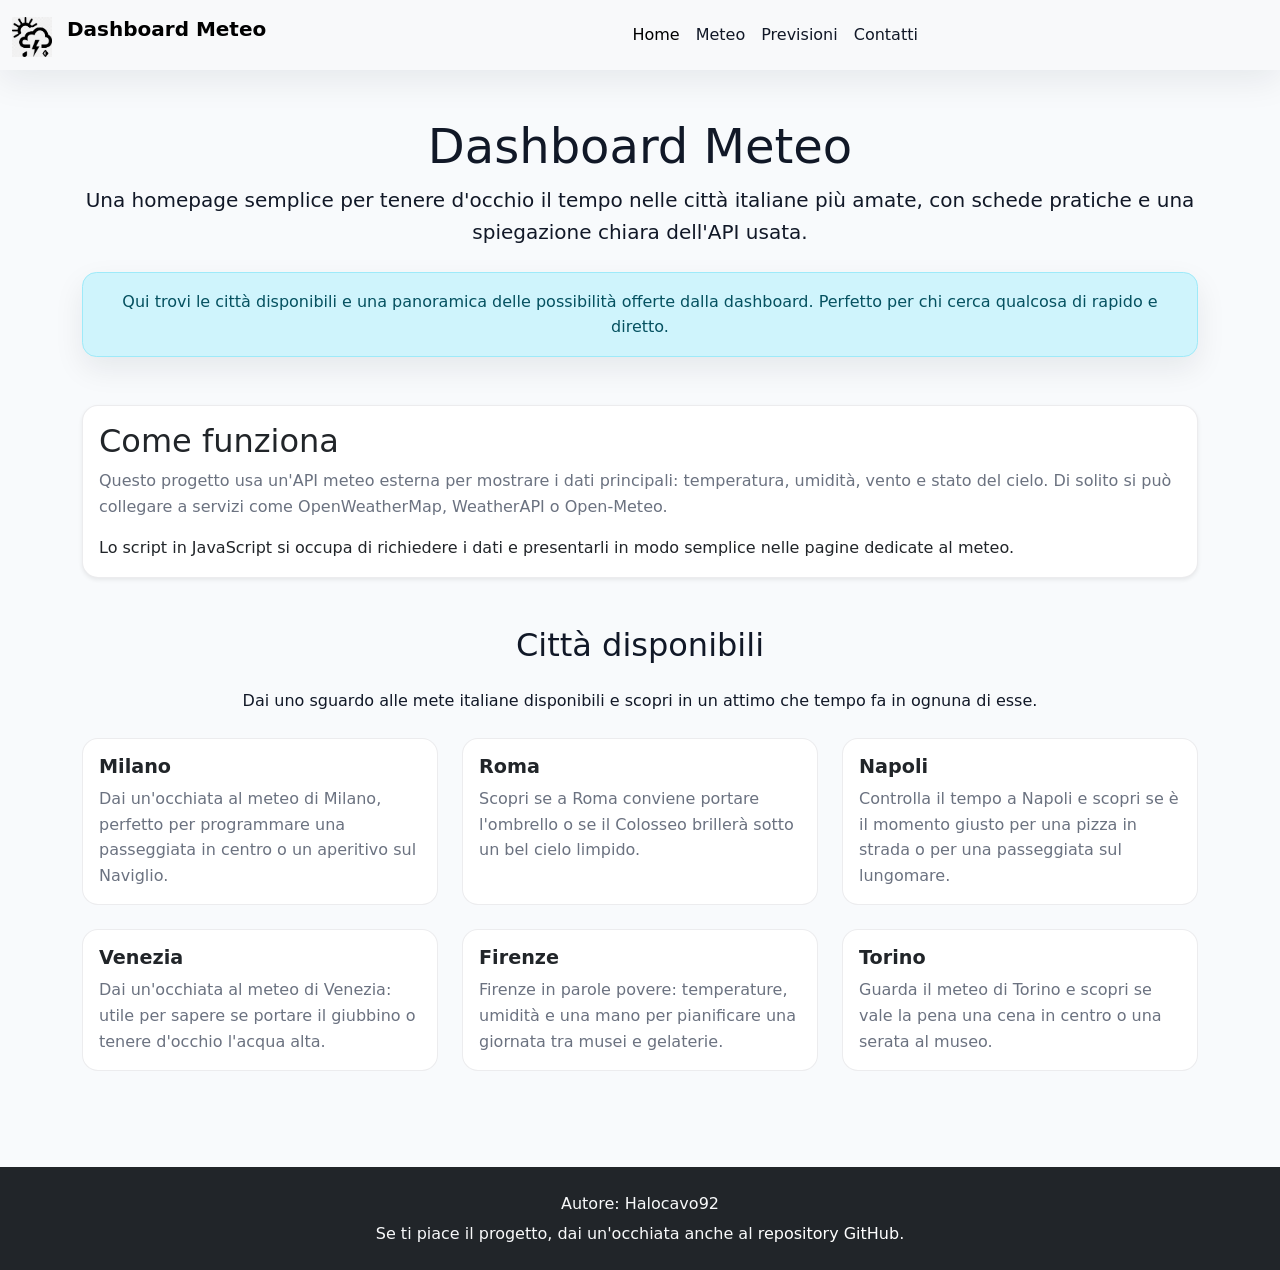
<file: index.html>
<!DOCTYPE html>
<html lang="it">
<head>
    <meta charset="UTF-8">
    <meta name="viewport" content="width=device-width, initial-scale=1.0">
    <title>Dashboard Meteo</title>
    <link href="https://cdn.jsdelivr.net/npm/bootstrap@5.3.0/dist/css/bootstrap.min.css" rel="stylesheet">
    <link rel="stylesheet" href="style.css">
</head>
<body>
    <nav class="navbar navbar-expand-lg bg-body-tertiary">
  <div class="container-fluid">
    <a class="navbar-brand" href="index.html">
      <img src="assets/immagini/logo.png" alt="Logo" width="40" height="40" class="d-inline-block align-text-top me-2">
      <strong>Dashboard Meteo</strong>
    </a>
    <button class="navbar-toggler" type="button" data-bs-toggle="collapse" data-bs-target="#navbarSupportedContent" aria-controls="navbarSupportedContent" aria-expanded="false" aria-label="Toggle navigation">
      <span class="navbar-toggler-icon"></span>
    </button>
    <div class="collapse navbar-collapse" id="navbarSupportedContent">
      <ul class="navbar-nav mx-auto mb-2 mb-lg-0">
        <li class="nav-item">
          <a class="nav-link active" aria-current="page" href="index.html">Home</a>
        </li>
        <li class="nav-item">
          <a class="nav-link" href="meteo.html">Meteo</a>
        </li>
        <li class="nav-item">
          <a class="nav-link" href="previsioni.html">Previsioni</a>
        </li>
        <li class="nav-item">
          <a class="nav-link" href="#footer">Contatti</a>
        </li>
      </ul>
      
    </div>
  </div>
</nav>

<main class="py-5">
  <div class="container">
    <section class="text-center mb-5">
      <h1 class="display-5">Dashboard Meteo</h1>
      <p class="lead">Una homepage semplice per tenere d'occhio il tempo nelle città italiane più amate, con schede pratiche e una spiegazione chiara dell'API usata.</p>
      <div class="alert alert-info mt-4" role="alert">
        Qui trovi le città disponibili e una panoramica delle possibilità offerte dalla dashboard. Perfetto per chi cerca qualcosa di rapido e diretto.
      </div>
    </section>

    <section id="api" class="mb-5">
      <div class="card shadow-sm">
        <div class="card-body">
          <h2 class="card-title">Come funziona</h2>
          <p class="card-text">Questo progetto usa un'API meteo esterna per mostrare i dati principali: temperatura, umidità, vento e stato del cielo. Di solito si può collegare a servizi come OpenWeatherMap, WeatherAPI o Open-Meteo.</p>
          <p class="mb-0">Lo script in JavaScript si occupa di richiedere i dati e presentarli in modo semplice nelle pagine dedicate al meteo.</p>
        </div>
      </div>
    </section>

    <section id="cities" class="mb-5">
      <h2 class="mb-4 text-center">Città disponibili</h2>
      <p class="text-center mb-4">Dai uno sguardo alle mete italiane disponibili e scopri in un attimo che tempo fa in ognuna di esse.</p>
      <div class="row g-4">
        <div class="col-12 col-md-6 col-lg-4">
          <div class="card h-100">

            <div class="card-body">
              <h3 class="card-title">Milano</h3>
              <p class="card-text">Dai un'occhiata al meteo di Milano, perfetto per programmare una passeggiata in centro o un aperitivo sul Naviglio.</p>
            </div>
          </div>
        </div>
        <div class="col-12 col-md-6 col-lg-4">
          <div class="card h-100">
            <div class="card-body">
              <h3 class="card-title">Roma</h3>
              <p class="card-text">Scopri se a Roma conviene portare l'ombrello o se il Colosseo brillerà sotto un bel cielo limpido.</p>
            </div>
          </div>
        </div>
        <div class="col-12 col-md-6 col-lg-4">
          <div class="card h-100">
            <div class="card-body">
              <h3 class="card-title">Napoli</h3>
              <p class="card-text">Controlla il tempo a Napoli e scopri se è il momento giusto per una pizza in strada o per una passeggiata sul lungomare.</p>
            </div>
          </div>
        </div>
        <div class="col-12 col-md-6 col-lg-4">
          <div class="card h-100">
            <div class="card-body">
              <h3 class="card-title">Venezia</h3>
              <p class="card-text">Dai un'occhiata al meteo di Venezia: utile per sapere se portare il giubbino o tenere d'occhio l'acqua alta.</p>
            </div>
          </div>
        </div>
        <div class="col-12 col-md-6 col-lg-4">
          <div class="card h-100">
            <div class="card-body">
              <h3 class="card-title">Firenze</h3>
              <p class="card-text">Firenze in parole povere: temperature, umidità e una mano per pianificare una giornata tra musei e gelaterie.</p>
            </div>
          </div>
        </div>
        <div class="col-12 col-md-6 col-lg-4">
          <div class="card h-100">
            <div class="card-body">
              <h3 class="card-title">Torino</h3>
              <p class="card-text">Guarda il meteo di Torino e scopri se vale la pena una cena in centro o una serata al museo.</p>
            </div>
          </div>
        </div>
      </div>
    </section>
  </div>
</main>

<footer id="footer" class="bg-dark text-light py-4">
  <div class="container text-center">
    <p class="mb-1">Autore: Halocavo92</p>
    <p class="mb-0">Se ti piace il progetto, dai un'occhiata anche al <a href="https://github.com/halocavo92/DashBoard-Meteo" class="text-decoration-none text-white">repository GitHub</a>.</p>
  </div>
</footer>
</body>
<script src="https://cdn.jsdelivr.net/npm/bootstrap@5.3.0/dist/js/bootstrap.bundle.min.js"></script>
</html>
</file>
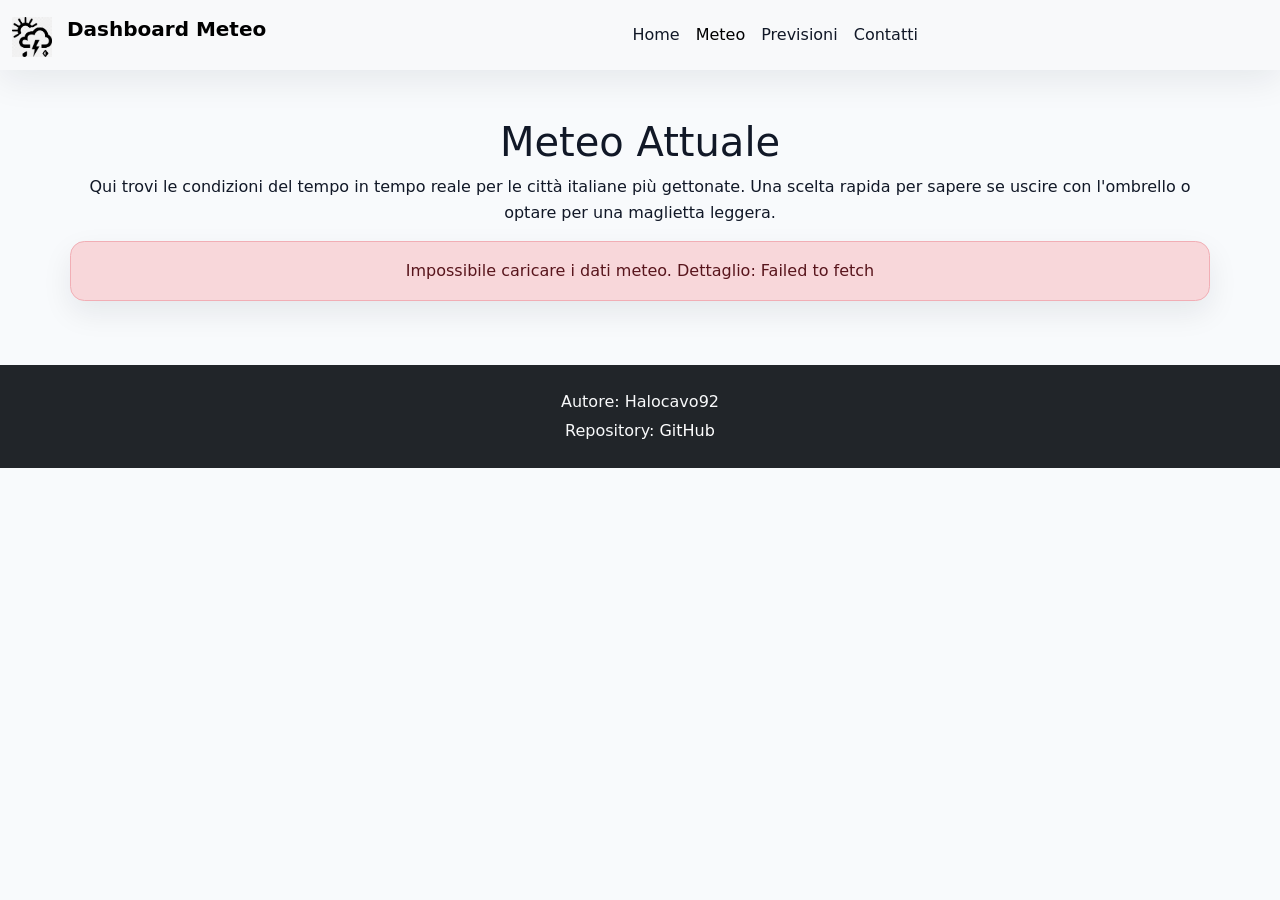
<file: meteo.html>
<!DOCTYPE html>
<html lang="it">
<head>
    <meta charset="UTF-8">
    <meta name="viewport" content="width=device-width, initial-scale=1.0">
    <title>Meteo Attuale - Dashboard Meteo</title>
    <link href="https://cdn.jsdelivr.net/npm/bootstrap@5.3.0/dist/css/bootstrap.min.css" rel="stylesheet">
    <link rel="stylesheet" href="style.css">
</head>
<body>
  <nav class="navbar navbar-expand-lg bg-body-tertiary">
  <div class="container-fluid">
    <a class="navbar-brand" href="#">
      <img src="assets/immagini/logo.png" alt="Logo" width="40" height="40" class="d-inline-block align-text-top me-2">
      <strong>Dashboard Meteo</strong>
    </a>
    <button class="navbar-toggler" type="button" data-bs-toggle="collapse" data-bs-target="#navbarSupportedContent" aria-controls="navbarSupportedContent" aria-expanded="false" aria-label="Toggle navigation">
      <span class="navbar-toggler-icon"></span>
    </button>
    <div class="collapse navbar-collapse" id="navbarSupportedContent">
      <ul class="navbar-nav mx-auto mb-2 mb-lg-0">
        <li class="nav-item">
          <a class="nav-link" href="index.html">Home</a>
        </li>
        <li class="nav-item">
          <a class="nav-link active" aria-current="page" href="meteo.html">Meteo</a>
        </li>
        <li class="nav-item">
          <a class="nav-link" href="previsioni.html">Previsioni</a>
        </li>
        <li class="nav-item">
          <a class="nav-link" href="#footer">Contatti</a>
        </li>
      </ul>
      
    </div>
  </div>
</nav>

<main class="container py-5 text-center">
    <h1>Meteo Attuale</h1>
    <p>Qui trovi le condizioni del tempo in tempo reale per le città italiane più gettonate. Una scelta rapida per sapere se uscire con l'ombrello o optare per una maglietta leggera.</p>

    <div id="weather-list" class="row g-4"></div>
</main>

<footer id="footer" class="bg-dark text-light py-4">
  <div class="container text-center">
    <p class="mb-1">Autore: Halocavo92</p>
    <p class="mb-0">Repository: <a href="https://github.com/halocavo92/DashBoard-Meteo" class="text-decoration-none text-white">GitHub</a></p>
  </div>
</footer>

<script src="https://cdn.jsdelivr.net/npm/bootstrap@5.3.0/dist/js/bootstrap.bundle.min.js"></script>

<script src="script.js"></script>

</body>

</html>
</file>
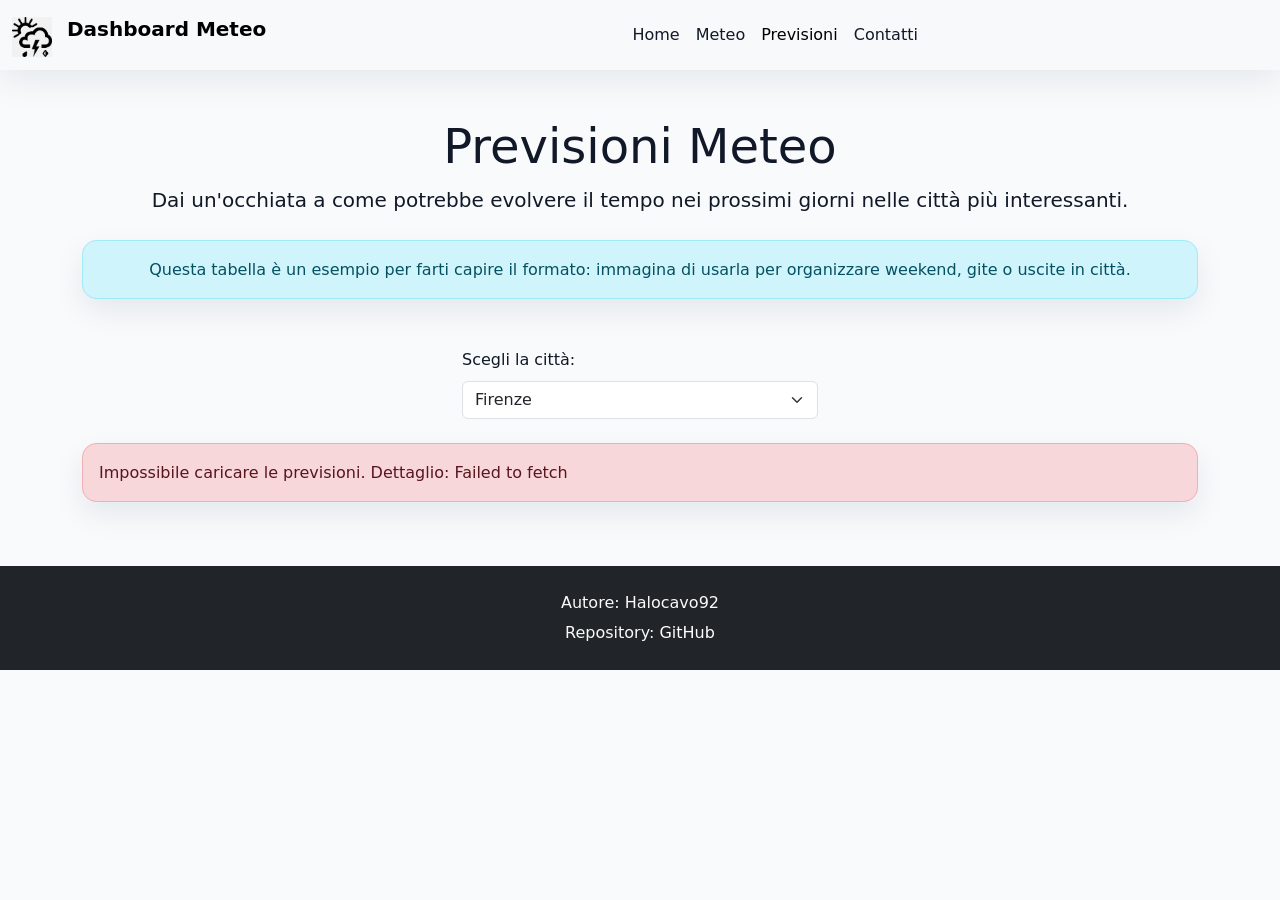
<file: previsioni.html>
<!DOCTYPE html>
<html lang="it">
<head>
    <meta charset="UTF-8">
    <meta name="viewport" content="width=device-width, initial-scale=1.0">
    <title>Previsioni Meteo</title>
    <link href="https://cdn.jsdelivr.net/npm/bootstrap@5.3.0/dist/css/bootstrap.min.css" rel="stylesheet">
    <link rel="stylesheet" href="style.css">
</head>
<body>
        <nav class="navbar navbar-expand-lg bg-body-tertiary">
  <div class="container-fluid">
    <a class="navbar-brand" href="#">
      <img src="assets/immagini/logo.png" alt="Logo" width="40" height="40" class="d-inline-block align-text-top me-2">
      <strong>Dashboard Meteo</strong>
    </a>
    <button class="navbar-toggler" type="button" data-bs-toggle="collapse" data-bs-target="#navbarSupportedContent" aria-controls="navbarSupportedContent" aria-expanded="false" aria-label="Toggle navigation">
      <span class="navbar-toggler-icon"></span>
    </button>
    <div class="collapse navbar-collapse" id="navbarSupportedContent">
      <ul class="navbar-nav mx-auto mb-2 mb-lg-0">
        <li class="nav-item">
          <a class="nav-link" href="index.html">Home</a>
        </li>
        <li class="nav-item">
          <a class="nav-link" href="meteo.html">Meteo</a>
        </li>
        <li class="nav-item">
          <a class="nav-link active" aria-current="page" href="previsioni.html">Previsioni</a>
        </li>
        <li class="nav-item">
          <a class="nav-link" href="#footer">Contatti</a>
        </li>
      </ul>
      
    </div>
  </div>
</nav>

<main class="py-5">
  <div class="container">
    <section class="text-center mb-5">
      <h1 class="display-5">Previsioni Meteo</h1>
      <p class="lead">Dai un'occhiata a come potrebbe evolvere il tempo nei prossimi giorni nelle città più interessanti.</p>
      <div class="alert alert-info mt-4" role="alert">
        Questa tabella è un esempio per farti capire il formato: immagina di usarla per organizzare weekend, gite o uscite in città.
      </div>
    </section>
    <div class="row justify-content-center mb-4">
      <div class="col-sm-6 col-md-4">
        <label for="city-select" class="form-label">Scegli la città:</label>
        <select id="city-select" class="form-select"></select>
      </div>
    </div>
    <div id="forecast-table">
      <div class="table-responsive">
        <table class="table align-middle">
          <thead>
            <tr>
              <th>Città</th>
              <th>Giorno</th>
              <th>Temp min</th>
              <th>Temp max</th>
              <th>Condizioni</th>
            </tr>
          </thead>
          <tbody>
            <tr>
              <td>Milano</td>
              <td>Lun</td>
              <td>12°C</td>
              <td>18°C</td>
              <td>Parzialmente soleggiato</td>
            </tr>
            <tr>
              <td>Roma</td>
              <td>Lun</td>
              <td>15°C</td>
              <td>21°C</td>
              <td>Sereno</td>
            </tr>
            <tr>
              <td>Napoli</td>
              <td>Lun</td>
              <td>17°C</td>
              <td>24°C</td>
              <td>Nuvoloso</td>
            </tr>
          </tbody>
        </table>
      </div>
    </div>
  </div>
</main>

<footer id="footer" class="bg-dark text-light py-4">
  <div class="container text-center">
    <p class="mb-1">Autore: Halocavo92</p>
    <p class="mb-0">Repository: <a href="https://github.com/halocavo92/DashBoard-Meteo" class="text-decoration-none text-white">GitHub</a></p>
  </div>
</footer>

<script src="https://cdn.jsdelivr.net/npm/bootstrap@5.3.0/dist/js/bootstrap.bundle.min.js"></script>
<script src="script.js"></script>
</body>
</html>
</file>
<file: style.css>
:root {
  --bg: #f8fafc;
  --text: #111827;
  --muted: #6b7280;
  --primary: #0d6efd;
  --card-bg: #ffffff;
  --footer-bg: #111827;
  --footer-text: #f8fafc;
}

* {
  box-sizing: border-box;
}

body {
  margin: 0;
  font-family: Inter, system-ui, sans-serif;
  background: var(--bg);
  color: var(--text);
  line-height: 1.6;
}

.navbar {
  background: rgba(255, 255, 255, 0.92);
  box-shadow: 0 10px 35px rgba(15, 23, 42, 0.08);
  backdrop-filter: blur(10px);
}

.navbar-brand {
  font-weight: 700;
}

.nav-link {
  color: var(--text);
  transition: color 0.2s ease;
}

.nav-link:hover,
.nav-link.active {
  color: var(--primary);
}
.hero,
main.container {
  padding: 4rem 0;
}

.hero .display-5,
main.container .display-5 {
  font-weight: 700;
  letter-spacing: -0.03em;
}

.hero .lead,
main.container .lead {
  max-width: 720px;
  margin: 0.75rem auto 0;
  color: var(--muted);
}

.card {
  background: var(--card-bg);
  border: 1px solid rgba(15, 23, 42, 0.08);
  border-radius: 1rem;
  transition: transform 0.3s ease, box-shadow 0.3s ease;
}

.card:hover {
  transform: translateY(-4px);
  box-shadow: 0 22px 45px rgba(15, 23, 42, 0.1);
}

.card-body h3 {
  font-size: 1.2rem;
  font-weight: 700;
}

.card-text {
  color: var(--muted);
}

.alert {
  border-radius: 0.9rem;
  box-shadow: 0 12px 30px rgba(15, 23, 42, 0.08);
}
.table {
  background: #fff;
  border-radius: 1rem;
  overflow: hidden;
}

.table thead {
  background: #eef2ff;
}

.table th,
.table td {
  vertical-align: middle;
}

footer {
  background: var(--footer-bg);
  color: var(--footer-text);
}

footer a {
  color: var(--footer-text);
  text-decoration: underline;
}

footer a:hover {
  color: #a5b4fc;
}

@media (max-width: 768px) {
  .navbar-brand {
    font-size: 1rem;
  }

  .hero,
  main.container {
    padding: 3rem 1rem;
  }

  .card {
    min-height: auto;
  }
}
</file>
